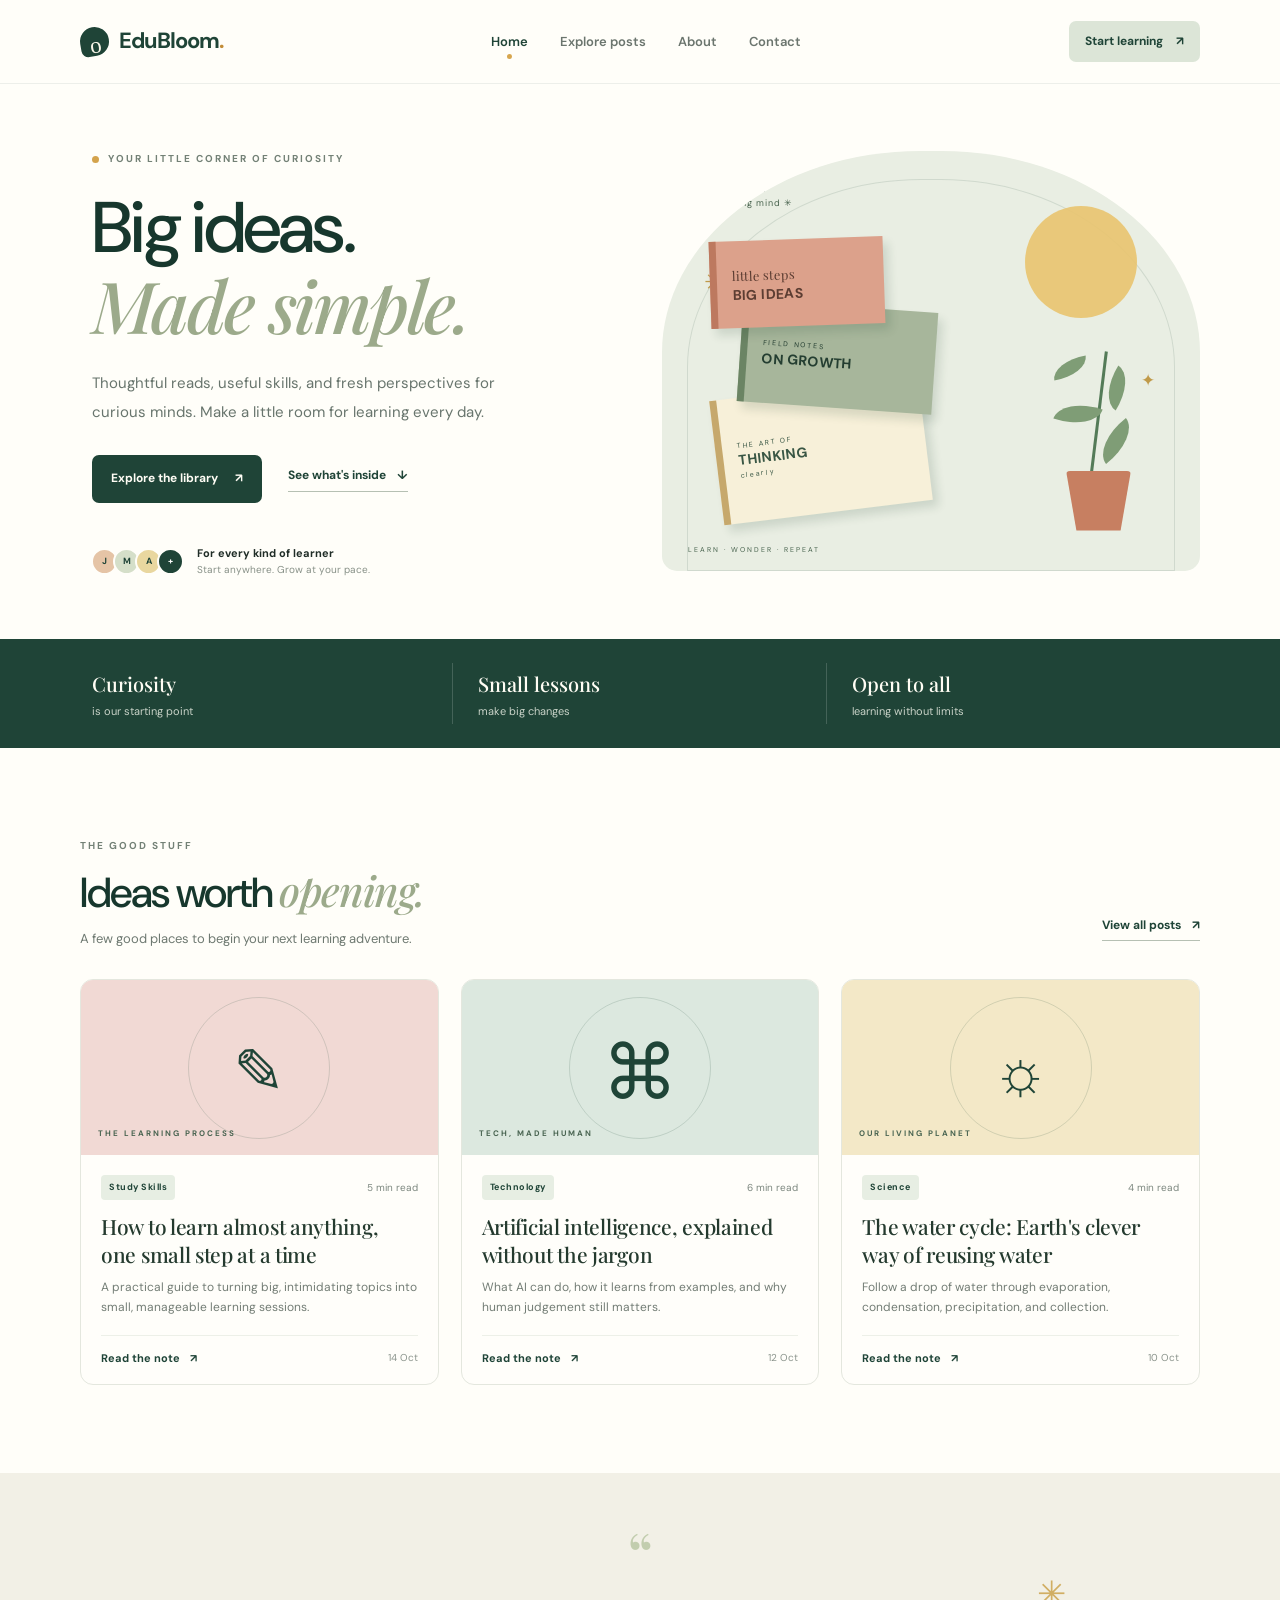
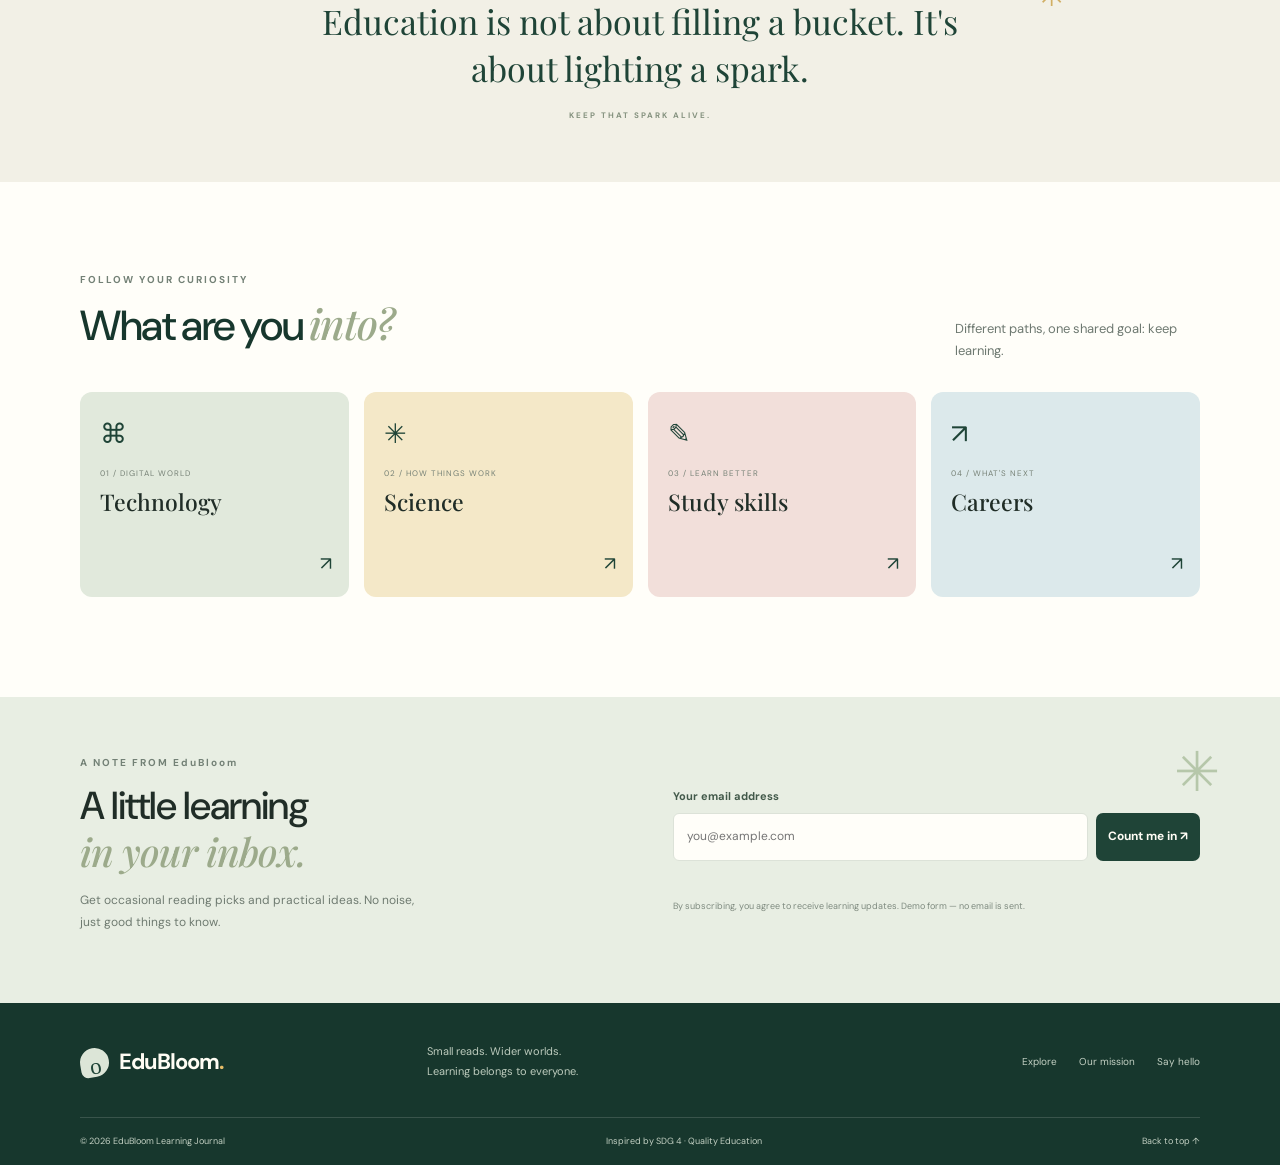
<file: index.html>
<!DOCTYPE html>
<html lang="en">
<head>
  <meta charset="UTF-8"><meta name="viewport" content="width=device-width, initial-scale=1.0">
  <meta name="description" content="EduBloom is a friendly educational blog sharing clear, accessible learning resources for curious minds.">
  <title>EduBloom — Learn Something New</title><link rel="stylesheet" href="styles.css">
</head>
<body>
  <header class="site-header">
    <a class="brand" href="index.html" aria-label="EduBloom home"><span class="brand-mark">o</span><span>EduBloom<span class="brand-dot">.</span></span></a>
    <button class="menu-toggle" aria-label="Toggle navigation" aria-expanded="false">☰</button>
    <nav class="main-nav" aria-label="Main navigation"><a class="active" href="index.html">Home</a><a href="posts.html">Explore posts</a><a href="about.html">About</a><a href="contact.html">Contact</a></nav>
    <a class="header-cta" href="posts.html">Start learning <span aria-hidden="true">↗</span></a>
  </header>
  <main>
    <section class="hero container">
      <div class="hero-copy">
        <div class="eyebrow"><span class="eyebrow-dot"></span> YOUR LITTLE CORNER OF CURIOSITY</div>
        <h1>Big ideas.<br><em>Made simple.</em></h1>
        <p class="hero-intro">Thoughtful reads, useful skills, and fresh perspectives for curious minds. Make a little room for learning every day.</p>
        <div class="hero-actions"><a class="button button-dark" href="posts.html">Explore the library <span>↗</span></a><a class="text-link" href="#featured">See what's inside <span>↓</span></a></div>
        <div class="hero-proof"><div class="avatar-stack"><span>J</span><span>M</span><span>A</span><span>+</span></div><p><strong>For every kind of learner</strong><br><small>Start anywhere. Grow at your pace.</small></p></div>
      </div>
      <div class="hero-art" aria-label="Illustration of books and a growing plant">
        <div class="art-note note-top">a curious mind<br>is a growing mind ✳</div>
        <div class="sun"></div><div class="plant"><i class="leaf leaf-one"></i><i class="leaf leaf-two"></i><i class="leaf leaf-three"></i><i class="leaf leaf-four"></i><span class="stem"></span><span class="pot"></span></div>
        <div class="book book-one"><span>THE ART OF</span><strong>THINKING</strong><small>clearly</small></div><div class="book book-two"><span>FIELD NOTES</span><strong>ON GROWTH</strong></div><div class="book book-three"><span>little steps</span><strong>BIG IDEAS</strong></div>
        <div class="art-sparkle sparkle-one">✳</div><div class="art-sparkle sparkle-two">✦</div><div class="art-note note-bottom">LEARN · WONDER · REPEAT</div>
      </div>
    </section>
    <section class="stats-strip"><div class="container stats-grid"><div><strong>Curiosity</strong><span>is our starting point</span></div><div><strong>Small lessons</strong><span>make big changes</span></div><div><strong>Open to all</strong><span>learning without limits</span></div></div></section>
    <section class="section container" id="featured">
      <div class="section-heading"><div><div class="eyebrow">THE GOOD STUFF</div><h2>Ideas worth <em>opening.</em></h2><p class="muted">A few good places to begin your next learning adventure.</p></div><a class="text-link" href="posts.html">View all posts <span>↗</span></a></div>
      <div id="featured-posts" class="post-grid"></div>
    </section>
    <section class="quote-band"><div class="container quote-inner"><span class="quote-mark">“</span><blockquote>Education is not about filling a bucket. It's about lighting a spark.</blockquote><p>KEEP THAT SPARK ALIVE.</p><span class="quote-flower">✳</span></div></section>
    <section class="section container categories-section"><div class="section-heading"><div><div class="eyebrow">FOLLOW YOUR CURIOSITY</div><h2>What are you <em>into?</em></h2></div><p class="muted category-side">Different paths, one shared goal: keep learning.</p></div><div class="category-grid">
      <a class="category-card cat-green" href="posts.html?category=Technology"><span class="category-icon">⌘</span><span class="category-number">01 / DIGITAL WORLD</span><h3>Technology</h3><span class="category-arrow">↗</span></a>
      <a class="category-card cat-yellow" href="posts.html?category=Science"><span class="category-icon">✳</span><span class="category-number">02 / HOW THINGS WORK</span><h3>Science</h3><span class="category-arrow">↗</span></a>
      <a class="category-card cat-pink" href="posts.html?category=Study Skills"><span class="category-icon">✎</span><span class="category-number">03 / LEARN BETTER</span><h3>Study skills</h3><span class="category-arrow">↗</span></a>
      <a class="category-card cat-blue" href="posts.html?category=Careers"><span class="category-icon">↗</span><span class="category-number">04 / WHAT'S NEXT</span><h3>Careers</h3><span class="category-arrow">↗</span></a>
    </div></section>
    <section class="newsletter-wrap"><div class="container newsletter"><div><div class="eyebrow">A NOTE FROM EduBloom</div><h2>A little learning<br><em>in your inbox.</em></h2><p>Get occasional reading picks and practical ideas. No noise, just good things to know.</p></div><form id="newsletter-form" class="newsletter-form"><label for="newsletter-email">Your email address</label><div class="input-action"><input type="email" id="newsletter-email" placeholder="you@example.com" required><button class="button button-dark" type="submit">Count me in ↗</button></div><p class="form-message" aria-live="polite"></p><small>By subscribing, you agree to receive learning updates. Demo form — no email is sent.</small></form><span class="newsletter-flower">✳</span></div></section>
  </main>
  <footer class="site-footer"><div class="container footer-main"><a class="brand footer-brand" href="index.html"><span class="brand-mark">o</span><span>EduBloom<span class="brand-dot">.</span></span></a><p>Small reads. Wider worlds.<br>Learning belongs to everyone.</p><div class="footer-links"><a href="posts.html">Explore</a><a href="about.html">Our mission</a><a href="contact.html">Say hello</a></div></div><div class="container footer-bottom"><span>© 2026 EduBloom Learning Journal</span><span>Inspired by SDG 4 · Quality Education</span><a href="#top">Back to top ↑</a></div></footer>
  <script src="script.js"></script>
</body></html>
</file>
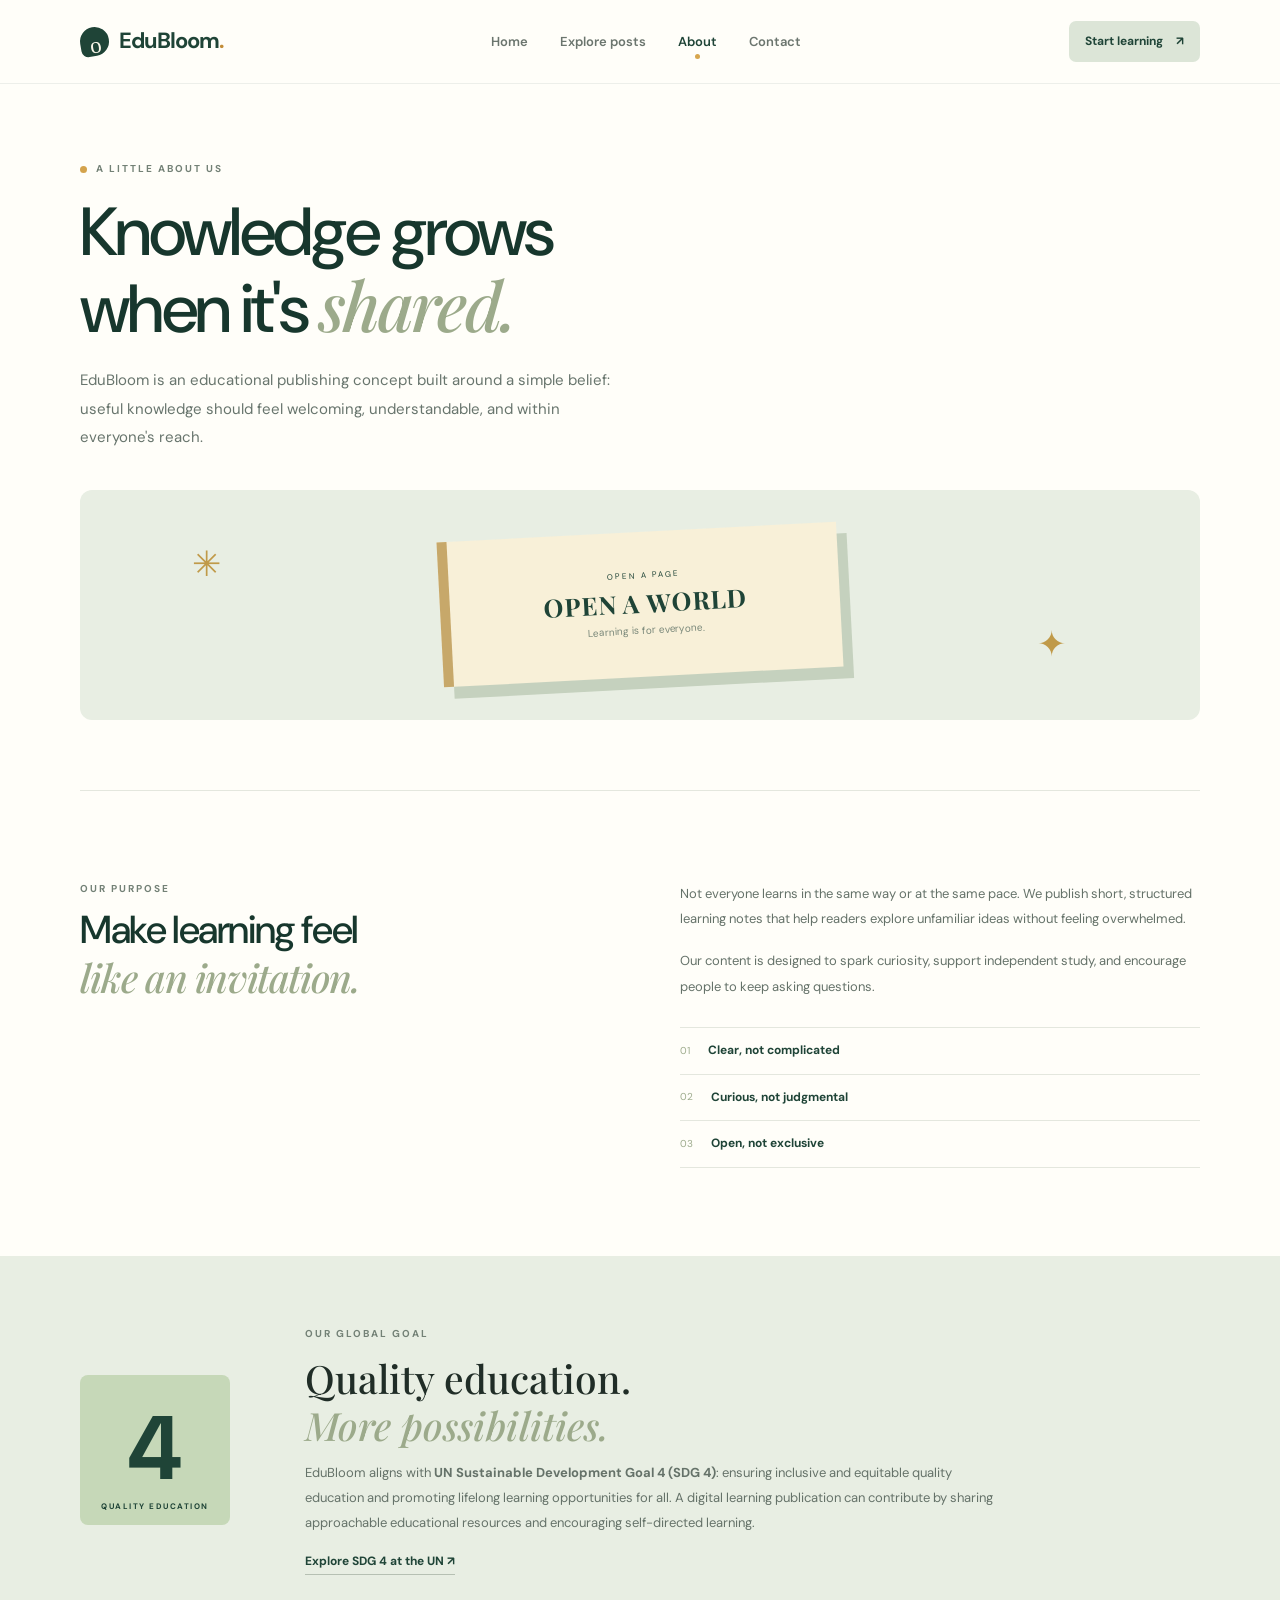
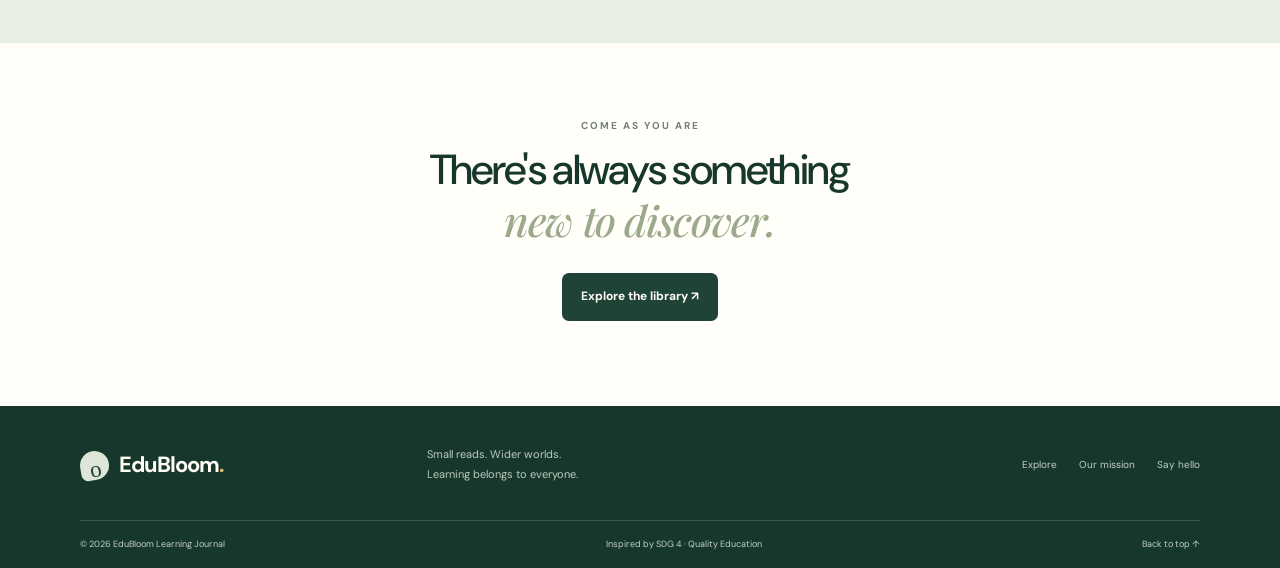
<file: about.html>
<!DOCTYPE html>
<html lang="en"><head><meta charset="UTF-8"><meta name="viewport" content="width=device-width, initial-scale=1.0"><meta name="description" content="Learn about EduBloom's mission to make quality educational content welcoming and accessible."><title>Our mission — EduBloom</title><link rel="stylesheet" href="styles.css"></head><body>
<header class="site-header"><a class="brand" href="index.html"><span class="brand-mark">o</span><span>EduBloom<span class="brand-dot">.</span></span></a><button class="menu-toggle" aria-label="Toggle navigation" aria-expanded="false">☰</button><nav class="main-nav"><a href="index.html">Home</a><a href="posts.html">Explore posts</a><a class="active" href="about.html">About</a><a href="contact.html">Contact</a></nav><a class="header-cta" href="posts.html">Start learning <span>↗</span></a></header>
<main><section class="page-hero about-hero container"><div class="eyebrow"><span class="eyebrow-dot"></span> A LITTLE ABOUT US</div><h1>Knowledge grows<br>when it's <em>shared.</em></h1><p>EduBloom is an educational publishing concept built around a simple belief: useful knowledge should feel welcoming, understandable, and within everyone's reach.</p><div class="about-illustration"><span class="about-sun">✳</span><div class="about-book"><small>OPEN A PAGE</small><strong>OPEN A WORLD</strong><span>Learning is for everyone.</span></div><span class="about-star">✦</span></div></section>
<section class="section container mission-grid"><div><div class="eyebrow">OUR PURPOSE</div><h2>Make learning feel<br><em>like an invitation.</em></h2></div><div class="mission-copy"><p>Not everyone learns in the same way or at the same pace. We publish short, structured learning notes that help readers explore unfamiliar ideas without feeling overwhelmed.</p><p>Our content is designed to spark curiosity, support independent study, and encourage people to keep asking questions.</p><div class="mission-values"><div><span>01</span><strong>Clear, not complicated</strong></div><div><span>02</span><strong>Curious, not judgmental</strong></div><div><span>03</span><strong>Open, not exclusive</strong></div></div></div></section>
<section class="sdg-section"><div class="container sdg-inner"><div class="sdg-number">4</div><div><div class="eyebrow">OUR GLOBAL GOAL</div><h2>Quality education.<br><em>More possibilities.</em></h2><p>EduBloom aligns with <strong>UN Sustainable Development Goal 4 (SDG 4)</strong>: ensuring inclusive and equitable quality education and promoting lifelong learning opportunities for all. A digital learning publication can contribute by sharing approachable educational resources and encouraging self-directed learning.</p><a class="text-link" href="https://sdgs.un.org/goals/goal4" target="_blank" rel="noopener noreferrer">Explore SDG 4 at the UN ↗</a></div></div></section>
<section class="section container about-bottom"><div class="eyebrow">COME AS YOU ARE</div><h2>There's always something<br><em>new to discover.</em></h2><a class="button button-dark" href="posts.html">Explore the library ↗</a></section></main>
<footer class="site-footer"><div class="container footer-main"><a class="brand footer-brand" href="index.html"><span class="brand-mark">o</span><span>EduBloom<span class="brand-dot">.</span></span></a><p>Small reads. Wider worlds.<br>Learning belongs to everyone.</p><div class="footer-links"><a href="posts.html">Explore</a><a href="about.html">Our mission</a><a href="contact.html">Say hello</a></div></div><div class="container footer-bottom"><span>© 2026 EduBloom Learning Journal</span><span>Inspired by SDG 4 · Quality Education</span><a href="#top">Back to top ↑</a></div></footer><script src="script.js"></script></body></html>
</file>
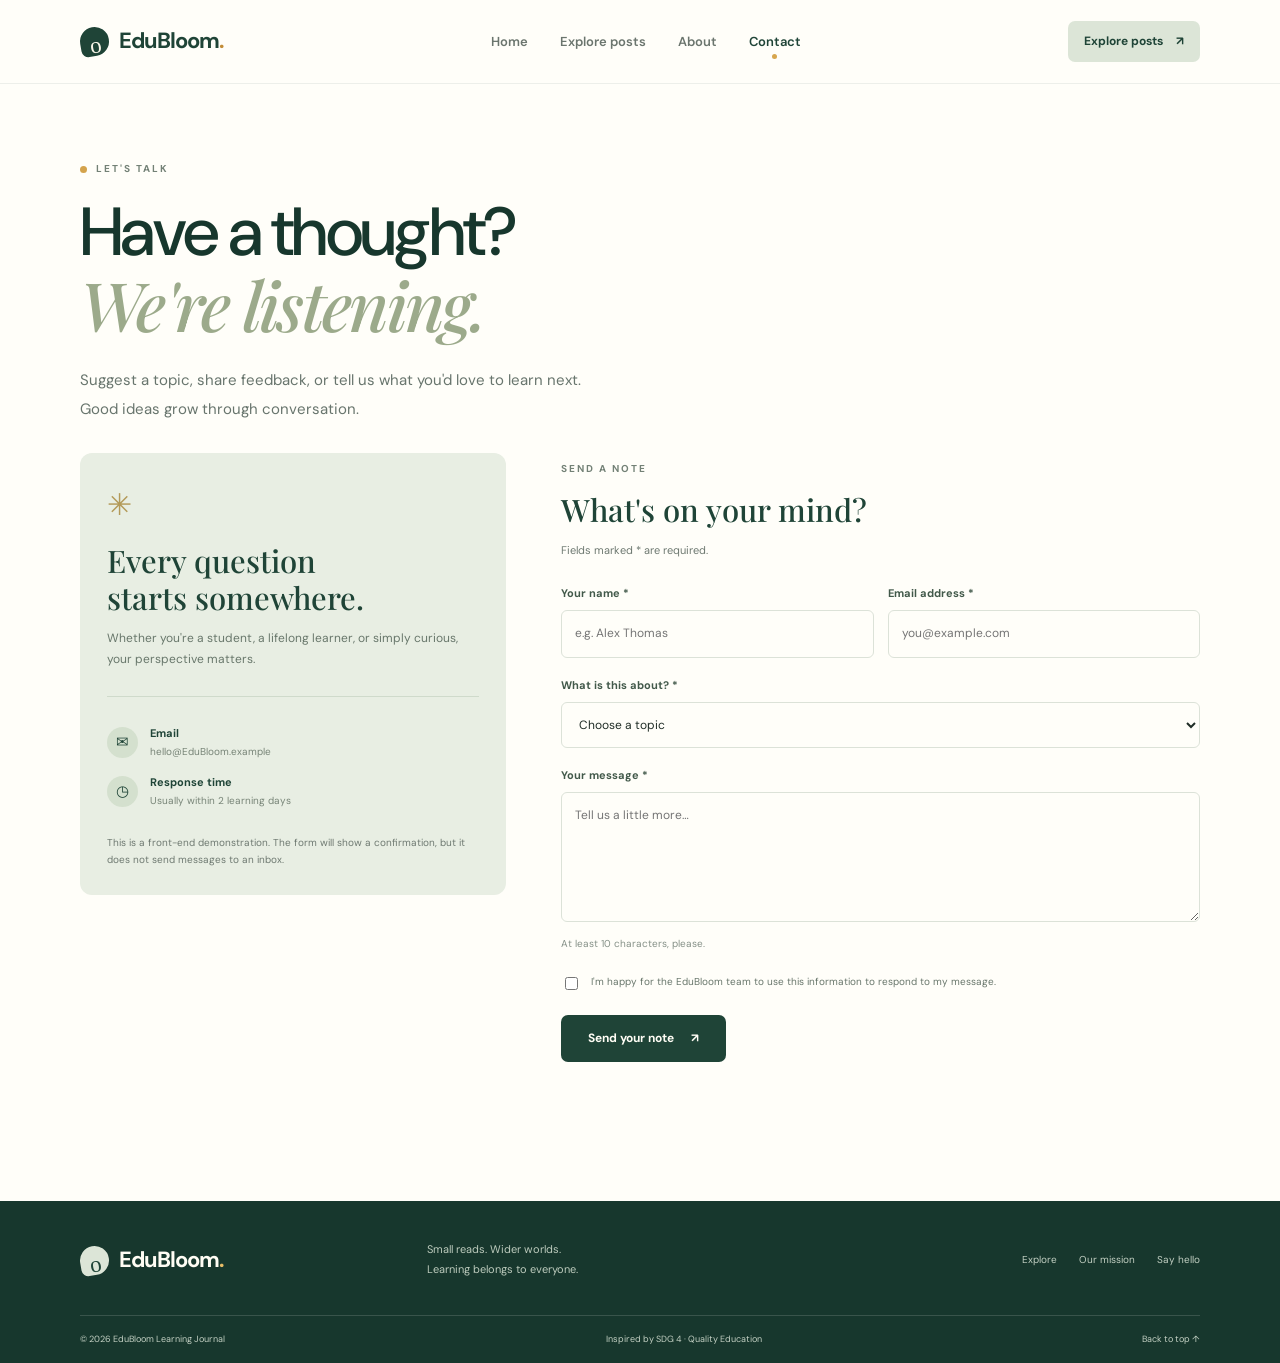
<file: contact.html>
<!DOCTYPE html>
<html lang="en"><head><meta charset="UTF-8"><meta name="viewport" content="width=device-width, initial-scale=1.0"><meta name="description" content="Contact EduBloom with questions, suggestions and learning topics you'd like to explore."><title>Contact — EduBloom</title><link rel="stylesheet" href="styles.css"></head><body>
<header class="site-header"><a class="brand" href="index.html"><span class="brand-mark">o</span><span>EduBloom<span class="brand-dot">.</span></span></a><button class="menu-toggle" aria-label="Toggle navigation" aria-expanded="false">☰</button><nav class="main-nav"><a href="index.html">Home</a><a href="posts.html">Explore posts</a><a href="about.html">About</a><a class="active" href="contact.html">Contact</a></nav><a class="header-cta" href="posts.html">Explore posts <span>↗</span></a></header>
<main><section class="page-hero contact-hero container"><div class="eyebrow"><span class="eyebrow-dot"></span> LET'S TALK</div><h1>Have a thought?<br><em>We're listening.</em></h1><p>Suggest a topic, share feedback, or tell us what you'd love to learn next. Good ideas grow through conversation.</p></section>
<section class="contact-layout container"><aside class="contact-aside"><div class="contact-note"><span class="contact-note-icon">✳</span><h2>Every question<br>starts somewhere.</h2><p>Whether you're a student, a lifelong learner, or simply curious, your perspective matters.</p></div><div class="contact-details"><div><span>✉</span><p><strong>Email</strong><br><small>hello@EduBloom.example</small></p></div><div><span>◷</span><p><strong>Response time</strong><br><small>Usually within 2 learning days</small></p></div></div><p class="muted small-note">This is a front-end demonstration. The form will show a confirmation, but it does not send messages to an inbox.</p></aside>
<form id="contact-form" class="contact-form"><div class="form-heading"><div class="eyebrow">SEND A NOTE</div><h2>What's on your mind?</h2><p class="muted">Fields marked * are required.</p></div><div class="form-row"><div class="field"><label for="name">Your name *</label><input id="name" name="name" autocomplete="name" placeholder="e.g. Alex Thomas" required minlength="2"></div><div class="field"><label for="email">Email address *</label><input id="email" name="email" type="email" autocomplete="email" placeholder="you@example.com" required></div></div><div class="field"><label for="topic">What is this about? *</label><select id="topic" name="topic" required><option value="">Choose a topic</option><option>Suggest an article</option><option>Feedback about the website</option><option>Learning resources</option><option>Something else</option></select></div><div class="field"><label for="message">Your message *</label><textarea id="message" name="message" rows="5" placeholder="Tell us a little more…" required minlength="10"></textarea><small>At least 10 characters, please.</small></div><label class="check-field"><input type="checkbox" required> <span>I'm happy for the EduBloom team to use this information to respond to my message.</span></label><button class="button button-dark submit-button" type="submit">Send your note <span>↗</span></button><p id="contact-feedback" class="form-message" role="status" aria-live="polite"></p></form></section></main>
<footer class="site-footer"><div class="container footer-main"><a class="brand footer-brand" href="index.html"><span class="brand-mark">o</span><span>EduBloom<span class="brand-dot">.</span></span></a><p>Small reads. Wider worlds.<br>Learning belongs to everyone.</p><div class="footer-links"><a href="posts.html">Explore</a><a href="about.html">Our mission</a><a href="contact.html">Say hello</a></div></div><div class="container footer-bottom"><span>© 2026 EduBloom Learning Journal</span><span>Inspired by SDG 4 · Quality Education</span><a href="#top">Back to top ↑</a></div></footer><script src="script.js"></script></body></html>
</file>
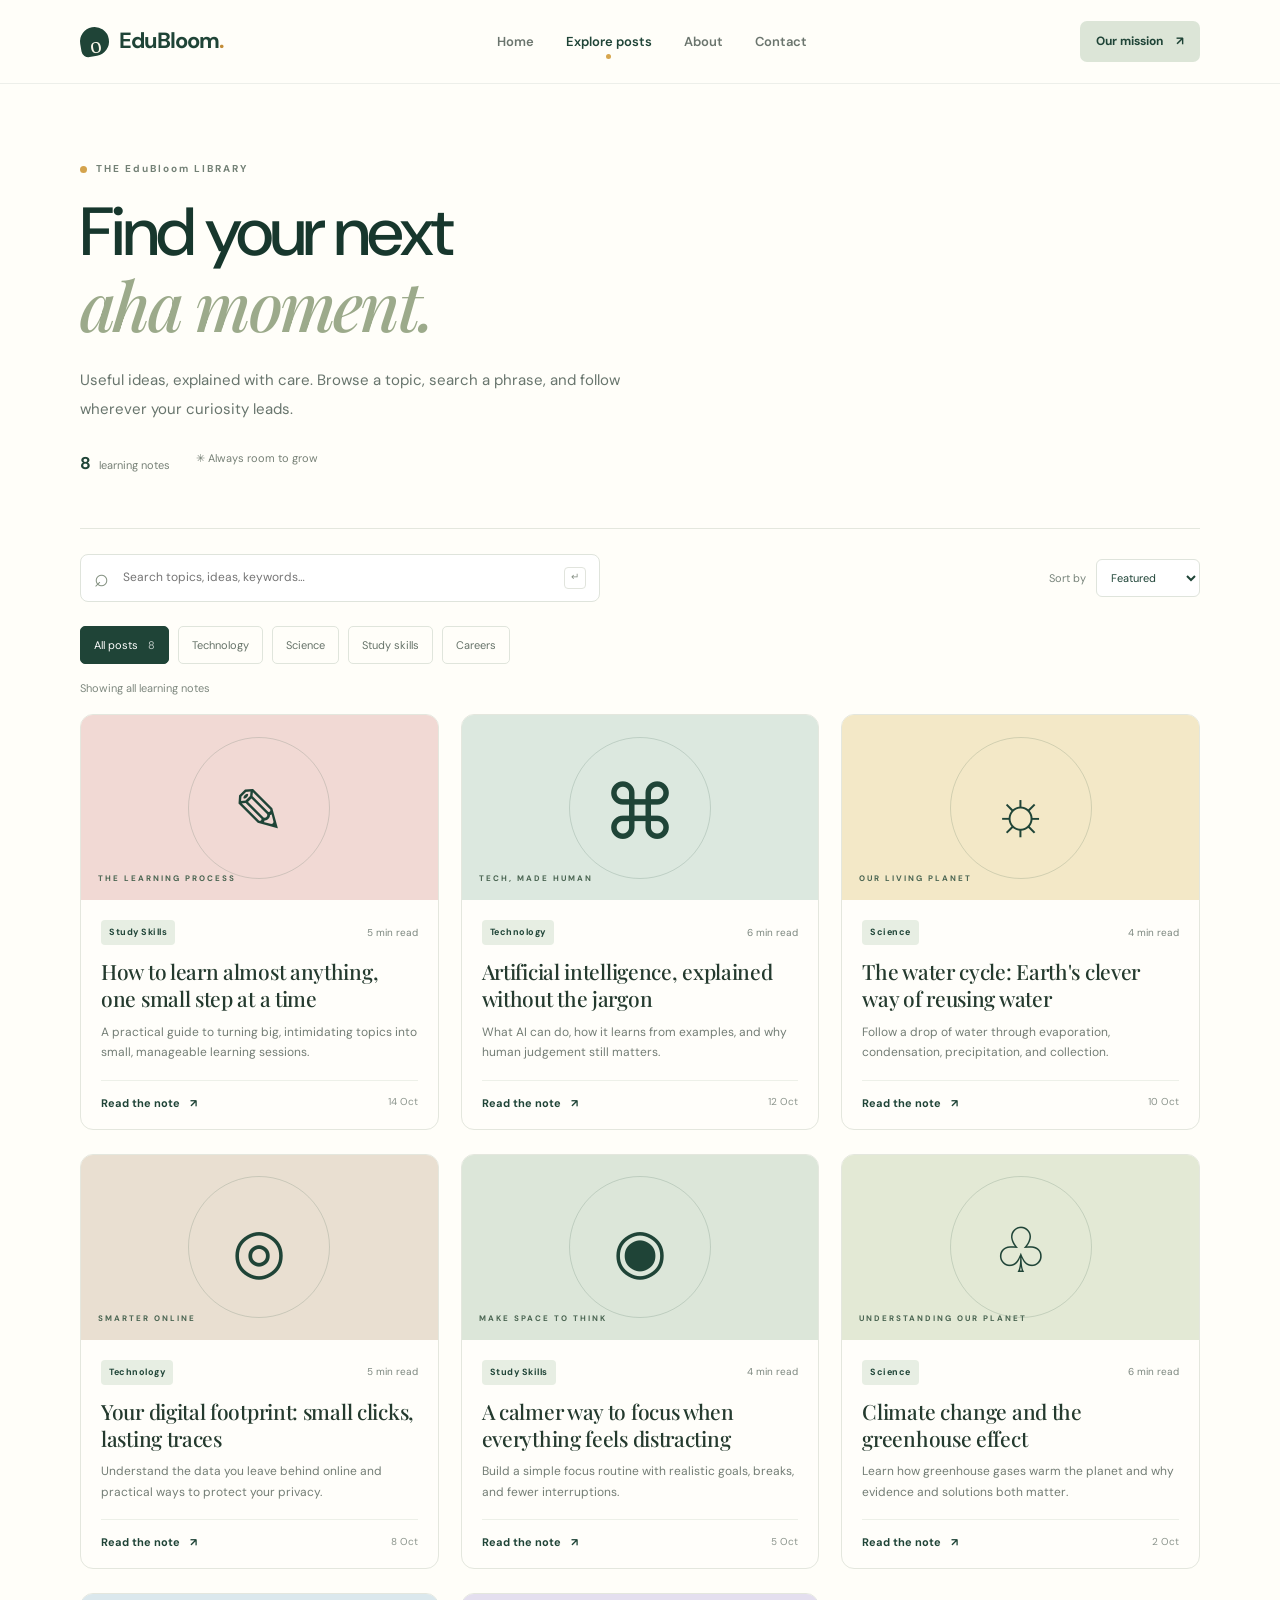
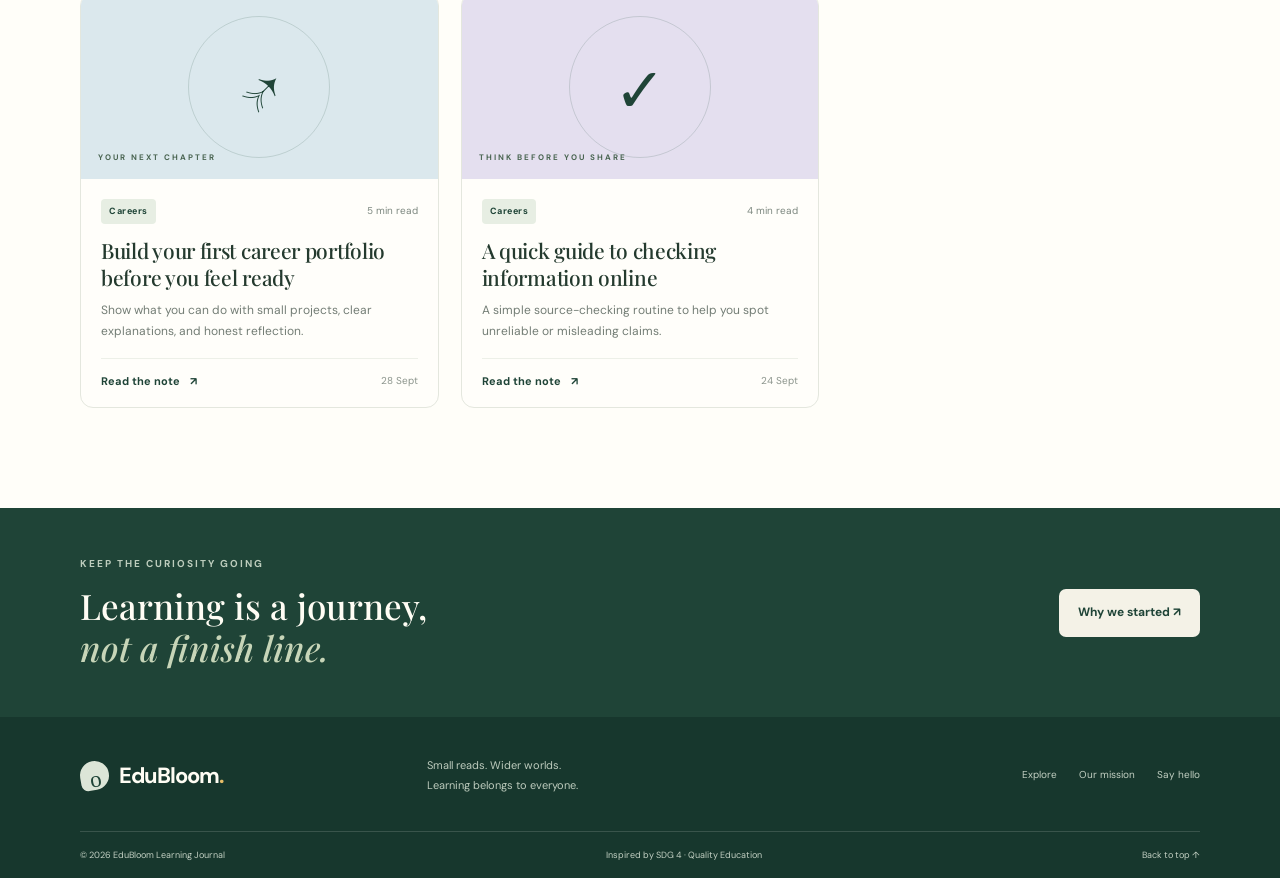
<file: posts.html>
<!DOCTYPE html>
<html lang="en"><head><meta charset="UTF-8"><meta name="viewport" content="width=device-width, initial-scale=1.0"><meta name="description" content="Browse accessible educational posts on technology, science, study skills and careers."><title>Explore posts — EduBloom</title><link rel="stylesheet" href="styles.css"></head>
<body><header class="site-header"><a class="brand" href="index.html"><span class="brand-mark">o</span><span>EduBloom<span class="brand-dot">.</span></span></a><button class="menu-toggle" aria-label="Toggle navigation" aria-expanded="false">☰</button><nav class="main-nav"><a href="index.html">Home</a><a class="active" href="posts.html">Explore posts</a><a href="about.html">About</a><a href="contact.html">Contact</a></nav><a class="header-cta" href="about.html">Our mission <span>↗</span></a></header>
<main><section class="page-hero container"><div class="eyebrow"><span class="eyebrow-dot"></span> THE EduBloom LIBRARY</div><h1>Find your next<br><em>aha moment.</em></h1><p>Useful ideas, explained with care. Browse a topic, search a phrase, and follow wherever your curiosity leads.</p><div class="library-stats"><span><strong id="post-count">8</strong> learning notes</span><span>✳ Always room to grow</span></div></section>
<section class="library-section container"><div class="library-toolbar"><div class="search-box"><span aria-hidden="true">⌕</span><input id="post-search" type="search" placeholder="Search topics, ideas, keywords…" aria-label="Search educational posts"><kbd>↵</kbd></div><label class="sort-control">Sort by <select id="post-sort" aria-label="Sort posts"><option value="featured">Featured</option><option value="newest">Newest first</option><option value="az">Title A–Z</option></select></label></div>
<div class="filter-row" id="category-filters" aria-label="Filter by category"><button class="filter-chip active" data-category="All">All posts <span>8</span></button><button class="filter-chip" data-category="Technology">Technology</button><button class="filter-chip" data-category="Science">Science</button><button class="filter-chip" data-category="Study Skills">Study skills</button><button class="filter-chip" data-category="Careers">Careers</button></div>
<p class="results-line" id="results-line" aria-live="polite">Showing all learning notes</p><div id="all-posts" class="post-grid library-grid"></div><div id="empty-state" class="empty-state" hidden><span>⌕</span><h2>No notes found</h2><p>Try a different keyword or choose another category.</p><button class="button button-dark" id="clear-filters">Clear filters</button></div></section>
<section class="mini-cta"><div class="container mini-cta-inner"><div><div class="eyebrow">KEEP THE CURIOSITY GOING</div><h2>Learning is a journey,<br><em>not a finish line.</em></h2></div><a class="button button-light" href="about.html">Why we started ↗</a></div></section></main>
<footer class="site-footer"><div class="container footer-main"><a class="brand footer-brand" href="index.html"><span class="brand-mark">o</span><span>EduBloom<span class="brand-dot">.</span></span></a><p>Small reads. Wider worlds.<br>Learning belongs to everyone.</p><div class="footer-links"><a href="posts.html">Explore</a><a href="about.html">Our mission</a><a href="contact.html">Say hello</a></div></div><div class="container footer-bottom"><span>© 2026 EduBloom Learning Journal</span><span>Inspired by SDG 4 · Quality Education</span><a href="#top">Back to top ↑</a></div></footer><script src="script.js"></script></body></html>
</file>
<file: styles.css>
@import url('https://fonts.googleapis.com/css2?family=DM+Sans:wght@400;500;600;700&family=Playfair+Display:ital,wght@0,500;0,600;0,700;1,500;1,600&display=swap');
:root{--forest:#1f4437;--forest-deep:#17372d;--sage:#dce5d7;--cream:#f8f7f0;--paper:#fffef9;--ink:#202d27;--muted:#6e7971;--line:#e4e7de;--gold:#e7b75c;--pink:#f3d9d4;--blue:#dce8e8;--radius:18px;--shadow:0 12px 35px rgba(28,57,44,.08)}
*{box-sizing:border-box}html{scroll-behavior:smooth;scroll-padding-top:90px}body{margin:0;background:var(--paper);color:var(--ink);font-family:'DM Sans',sans-serif;font-size:15px;line-height:1.65}a{color:inherit;text-decoration:none}button,input,select,textarea{font:inherit}button,a,input,select,textarea{outline-color:#9aaf8d}button{cursor:pointer}.container{width:min(1120px,calc(100% - 48px));margin-inline:auto}.site-header{height:84px;display:flex;align-items:center;justify-content:space-between;gap:24px;padding:0 max(24px,calc((100vw - 1120px)/2));border-bottom:1px solid rgba(31,68,55,.08);background:rgba(255,254,249,.95);position:sticky;top:0;z-index:20;backdrop-filter:blur(12px)}.brand{display:inline-flex;align-items:center;gap:10px;font-weight:700;font-size:22px;letter-spacing:-1px;color:var(--forest);white-space:nowrap}.brand-mark{width:29px;height:29px;border-radius:50% 50% 50% 7px;background:var(--forest);color:#f9f6e9;display:grid;place-items:center;font-family:Georgia,serif;font-size:23px;font-weight:400;transform:rotate(-10deg)}.brand-dot{color:#c28c37}.main-nav{display:flex;align-items:center;gap:32px}.main-nav a{font-size:13px;font-weight:600;color:#6b756e;transition:color .2s}.main-nav a:hover,.main-nav a.active{color:var(--forest)}.main-nav a.active:after{content:"";display:block;width:5px;height:5px;background:#d7a64e;border-radius:50%;margin:2px auto -7px}.header-cta{font-size:12px;font-weight:700;background:var(--sage);padding:11px 16px;border-radius:7px;color:var(--forest);white-space:nowrap}.header-cta span{margin-left:10px}.menu-toggle{display:none;border:0;background:transparent;font-size:25px;color:var(--forest)}
.hero{min-height:555px;display:grid;grid-template-columns:1fr 1fr;align-items:center;gap:44px;padding-top:58px;padding-bottom:60px}.hero-copy{padding:8px 0 0 12px}.eyebrow{font-size:10px;letter-spacing:2px;font-weight:700;color:#738176;display:flex;align-items:center;gap:9px}.eyebrow-dot{width:7px;height:7px;background:#d4a34c;border-radius:50%;display:inline-block}.hero h1,.page-hero h1{font-size:clamp(48px,5.6vw,72px);line-height:1.07;letter-spacing:-2.7px;font-weight:500;margin:22px 0 20px;color:var(--forest-deep)}h1 em,h2 em{font-family:'Playfair Display',serif;font-weight:500;color:#9caa8b} .hero-intro,.page-hero>p{font-size:15px;line-height:1.9;max-width:435px;color:#68756d;margin:0}.hero-actions{display:flex;align-items:center;gap:26px;margin-top:29px}.button{display:inline-flex;justify-content:center;align-items:center;gap:17px;border:0;border-radius:7px;padding:14px 19px;font-weight:700;font-size:12px;transition:transform .2s,background .2s}.button:hover{transform:translateY(-2px)}.button-dark{background:var(--forest);color:#fffdf5}.button-dark:hover{background:#2c5a49}.text-link{font-size:12px;font-weight:700;color:var(--forest);border-bottom:1px solid #b6c0b3;padding-bottom:5px}.text-link span{margin-left:8px}.hero-proof{display:flex;align-items:center;gap:13px;margin-top:42px}.avatar-stack{display:flex;padding-left:4px}.avatar-stack span{width:27px;height:27px;border:2px solid var(--paper);border-radius:50%;display:grid;place-items:center;margin-left:-5px;background:#e5c4a6;font-size:9px;font-weight:700;color:var(--forest)}.avatar-stack span:nth-child(2){background:#d5dfc9}.avatar-stack span:nth-child(3){background:#e9d79f}.avatar-stack span:nth-child(4){background:var(--forest);color:white}.hero-proof p{font-size:11px;line-height:1.5;margin:0}.hero-proof small{color:#879087;font-size:10px}
.hero-art{height:420px;position:relative;background:#e9eee3;border-radius:48% 48% 15px 15px;overflow:hidden;isolation:isolate}.hero-art:before{content:"";position:absolute;inset:28px 25px 0;border:1px solid rgba(31,68,55,.12);border-radius:48% 48% 0 0}.sun{position:absolute;width:112px;height:112px;background:#e9c56f;border-radius:50%;top:55px;right:63px;opacity:.9}.plant{position:absolute;right:41px;bottom:40px;width:125px;height:190px}.stem{position:absolute;width:3px;height:145px;background:#547b58;left:62px;bottom:35px;transform:rotate(7deg)}.leaf{position:absolute;width:44px;height:24px;background:#7f9d76;border-radius:100% 0 100% 0;z-index:1}.leaf-one{left:22px;bottom:105px;transform:rotate(18deg)}.leaf-two{left:61px;bottom:131px;transform:rotate(-58deg) scale(.9)}.leaf-three{left:14px;bottom:151px;transform:rotate(-10deg) scale(.8)}.leaf-four{left:60px;bottom:78px;transform:rotate(-38deg)}.pot{position:absolute;bottom:0;left:32px;width:65px;height:60px;background:#c77f61;clip-path:polygon(0 0,100% 0,84% 100%,16% 100%);border-radius:4px}.book{position:absolute;z-index:3;box-shadow:5px 7px 10px #1d3d2d24;display:flex;flex-direction:column;justify-content:center;padding:13px 15px;letter-spacing:1px}.book span,.book small{font-size:7px;letter-spacing:1.7px}.book strong{font-size:14px;line-height:1.3;letter-spacing:.4px}.book-one{width:210px;height:125px;background:#f7f0d9;left:54px;bottom:58px;transform:rotate(-7deg);color:#395644;border-left:7px solid #c6a86c}.book-two{width:195px;height:102px;background:#a7b69b;left:78px;bottom:163px;transform:rotate(4deg);color:#243e31;border-left:7px solid #6b8464}.book-three{width:174px;height:87px;background:#dca18b;left:48px;bottom:245px;transform:rotate(-2deg);color:#5c3d32;border-left:7px solid #bd795f}.book-three span{font-family:'Playfair Display',serif;font-size:13px;letter-spacing:0}.art-note{position:absolute;z-index:4;font-size:9px;letter-spacing:1px;color:#48634e}.note-top{top:31px;left:30px;line-height:1.6}.note-bottom{bottom:15px;left:26px;font-size:7px;letter-spacing:2px}.art-sparkle{position:absolute;color:#c09a49;font-size:26px}.sparkle-one{left:42px;top:110px}.sparkle-two{right:45px;top:215px;font-size:17px}
.stats-strip{background:var(--forest);color:#fffdf4}.stats-grid{display:grid;grid-template-columns:repeat(3,1fr);padding:24px 0}.stats-grid>div{padding:4px 25px;border-right:1px solid #ffffff2b;display:flex;flex-direction:column;gap:2px}.stats-grid>div:first-child{padding-left:12px}.stats-grid>div:last-child{border:0}.stats-grid strong{font-family:'Playfair Display',serif;font-size:20px;font-weight:500}.stats-grid span{font-size:11px;color:#c9d3c8}
.section{padding-top:90px;padding-bottom:88px}.section-heading{display:flex;align-items:end;justify-content:space-between;gap:20px;margin-bottom:30px}.section-heading h2,.mission-grid h2,.about-bottom h2{font-size:42px;line-height:1.2;letter-spacing:-1.4px;font-weight:500;color:var(--forest-deep);margin:10px 0}.muted{color:var(--muted)}.section-heading p{margin:0;font-size:13px}.section-heading>.text-link{margin-bottom:8px}.post-grid{display:grid;grid-template-columns:repeat(3,minmax(0,1fr));gap:22px}.post-card{border:1px solid var(--line);border-radius:13px;overflow:hidden;background:#fffefa;transition:transform .2s,box-shadow .2s;min-width:0}.post-card:hover{transform:translateY(-4px);box-shadow:var(--shadow)}.post-art{height:175px;position:relative;overflow:hidden;display:flex;align-items:center;justify-content:center}.post-art:before{content:"";position:absolute;width:140px;height:140px;border:1px solid #244c3829;border-radius:50%}.post-art .art-symbol{font-family:'Playfair Display',serif;font-size:62px;line-height:1;position:relative;z-index:1;color:var(--forest)}.post-art .art-label{position:absolute;bottom:15px;left:17px;font-size:8px;letter-spacing:2px;font-weight:700;color:#496451}.art-tech{background:#dce8df}.art-science{background:#f3e8c7}.art-study{background:#f1d9d4}.art-career{background:#dbe8ed}.art-mind{background:#e4dfef}.art-earth{background:#e3e9d5}.art-code{background:#e9dfd1}.art-focus{background:#dce6d9}.post-art.art-tech .art-symbol{font-size:76px}.post-card-body{padding:20px 20px 17px}.post-meta{display:flex;align-items:center;justify-content:space-between;gap:8px;font-size:10px;color:#7b867e}.tag{font-size:9px;font-weight:700;letter-spacing:.5px;color:var(--forest);background:#e7eee3;padding:5px 8px;border-radius:4px;white-space:nowrap}.post-card h3{font-family:'Playfair Display',serif;font-size:21px;font-weight:500;line-height:1.3;letter-spacing:-.3px;margin:13px 0 9px;color:#243a2e}.post-card-body>p{font-size:12px;line-height:1.7;color:#737d75;margin:0 0 17px}.card-bottom{display:flex;align-items:center;justify-content:space-between;border-top:1px solid #edf0e8;padding-top:13px}.read-link{font-size:11px;font-weight:700;color:var(--forest)}.read-link span{margin-left:7px}.read-time{font-size:10px;color:#8a938b}
.quote-band{background:#f2f0e6;position:relative;overflow:hidden}.quote-inner{padding:59px 30px 52px;text-align:center;position:relative}.quote-mark{font-family:'Playfair Display',serif;font-size:64px;line-height:.7;color:#c2cdae}.quote-inner blockquote{font-family:'Playfair Display',serif;font-size:clamp(22px,3vw,34px);line-height:1.4;color:var(--forest);max-width:700px;margin:10px auto 16px}.quote-inner>p{font-size:8px;letter-spacing:2px;font-weight:700;color:#84917e}.quote-flower{position:absolute;right:12%;top:30%;font-size:35px;color:#d1ae63}
.categories-section{padding-bottom:100px}.category-side{max-width:245px;font-size:12px;line-height:1.7}.category-grid{display:grid;grid-template-columns:repeat(4,1fr);gap:15px}.category-card{min-height:205px;border-radius:12px;padding:20px;position:relative;display:flex;flex-direction:column;align-items:flex-start;transition:transform .2s}.category-card:hover{transform:translateY(-4px)}.cat-green{background:#e1e9dc}.cat-yellow{background:#f4e8c8}.cat-pink{background:#f2dfda}.cat-blue{background:#dce9eb}.category-icon{font-size:27px;color:var(--forest);height:45px}.category-number{font-size:8px;letter-spacing:1px;color:#778277;margin-top:10px}.category-card h3{font-family:'Playfair Display',serif;font-weight:500;font-size:23px;margin:3px 0}.category-arrow{position:absolute;right:17px;bottom:18px;font-size:19px;color:var(--forest)}
.newsletter-wrap{background:#e8eee3;padding:58px 0}.newsletter{display:grid;grid-template-columns:1fr 1fr;gap:65px;align-items:center;position:relative}.newsletter h2{font-size:39px;line-height:1.15;font-weight:500;letter-spacing:-1px;margin:13px 0}.newsletter>div>p{font-size:12px;color:#6f7b71;max-width:350px;line-height:1.8}.newsletter-form{position:relative;z-index:1}.newsletter-form label,.field label{display:block;font-size:11px;font-weight:700;color:#42594a;margin-bottom:8px}.input-action{display:flex;gap:8px}.input-action input{flex:1;min-width:0}.input-action input,.field input,.field select,.field textarea{border:1px solid #dce2d8;background:#fffef9;border-radius:6px;padding:13px 13px;font-size:12px;color:var(--ink);width:100%;transition:border .2s}.input-action input:focus,.field input:focus,.field select:focus,.field textarea:focus{border-color:#718d76;outline:2px solid #cbd9c7}.input-action .button{white-space:nowrap;padding:12px}.newsletter-form>small{display:block;font-size:9px;color:#7e8a7f;margin-top:12px}.form-message{font-size:11px;font-weight:600;color:var(--forest);min-height:18px;margin:8px 0 0}.newsletter-flower{position:absolute;right:-20px;top:-28px;color:#b6c7aa;font-size:55px}
.site-footer{background:#17372d;color:#f7f6ed;padding:39px 0 0}.footer-main{display:grid;grid-template-columns:1fr 1.3fr 1fr;align-items:center;gap:20px;padding-bottom:35px}.footer-brand{color:#fffdf4}.footer-brand .brand-mark{background:#dce5d7;color:var(--forest)}.footer-brand .brand-dot{color:#e7bd68}.footer-main>p{font-size:11px;line-height:1.8;color:#bdcbbd;margin:0}.footer-links{display:flex;justify-content:flex-end;gap:22px}.footer-links a,.footer-bottom{font-size:10px;color:#c3d0c3}.footer-links a:hover,.footer-bottom a:hover{color:#fff}.footer-bottom{border-top:1px solid #ffffff25;padding:16px 0;display:flex;justify-content:space-between;gap:15px;font-size:9px}
.page-hero{padding-top:77px;padding-bottom:51px}.page-hero h1{margin-top:18px;font-size:clamp(47px,5.5vw,68px)}.page-hero>p{max-width:570px}.library-stats{display:flex;gap:26px;margin-top:26px;font-size:11px;color:#778177}.library-stats strong{font-size:17px;color:var(--forest);margin-right:5px}.library-section{padding-bottom:100px}.library-toolbar{display:flex;align-items:center;justify-content:space-between;gap:18px;border-top:1px solid var(--line);padding-top:25px}.search-box{display:flex;align-items:center;gap:12px;border:1px solid #dfe4dc;background:#fff;border-radius:8px;padding:0 13px;width:min(520px,100%);height:48px}.search-box>span{font-size:25px;color:#839080}.search-box input{border:0;background:transparent;outline:none!important;flex:1;min-width:0;font-size:12px}.search-box kbd{font-size:10px;border:1px solid #e1e4dd;border-radius:4px;padding:2px 6px;color:#8a9489}.sort-control{display:flex;align-items:center;gap:10px;font-size:11px;color:#78847b;white-space:nowrap}.sort-control select{border:1px solid #dfe4dc;background:#fff;border-radius:6px;padding:10px;font-size:11px;color:var(--forest)}.filter-row{display:flex;gap:9px;flex-wrap:wrap;margin:24px 0 15px}.filter-chip{border:1px solid #e0e5dc;background:transparent;border-radius:5px;padding:9px 13px;font-size:11px;color:#667369}.filter-chip.active,.filter-chip:hover{background:var(--forest);border-color:var(--forest);color:#fff}.filter-chip span{margin-left:7px;opacity:.7}.results-line{font-size:11px;color:#7e887f;margin:0 0 17px}.library-grid{grid-template-columns:repeat(3,minmax(0,1fr));row-gap:24px}.library-grid .post-art{height:185px}.empty-state{text-align:center;padding:70px 15px;color:#718071}.empty-state>span{font-size:40px}.empty-state h2{font-family:'Playfair Display',serif;font-size:30px;font-weight:500;color:var(--forest);margin:5px}.empty-state p{font-size:13px;margin-bottom:20px}.mini-cta{background:var(--forest);color:#fffdf4;padding:48px 0}.mini-cta-inner{display:flex;align-items:center;justify-content:space-between}.mini-cta .eyebrow{color:#bdcdbd}.mini-cta h2{font-family:'Playfair Display',serif;font-size:35px;font-weight:500;line-height:1.2;margin:12px 0 0}.mini-cta h2 em{color:#c7d5b8}.button-light{background:#f4f2e7;color:var(--forest)}
.article-main{padding-top:40px;padding-bottom:95px;max-width:900px}.back-link{font-size:12px;font-weight:700;color:#5f7565}.article-loading{padding:80px 0;color:var(--muted)}.article-header{padding:48px 0 26px;max-width:760px}.article-header h1{font-family:'Playfair Display',serif;font-size:clamp(38px,5vw,60px);font-weight:500;line-height:1.12;letter-spacing:-1.5px;color:var(--forest-deep);margin:18px 0}.article-header .article-summary{font-size:17px;line-height:1.8;color:#6b786d;max-width:690px}.article-byline{display:flex;gap:15px;align-items:center;font-size:11px;color:#7c887d;margin-top:22px}.article-cover{height:280px;border-radius:15px;margin:0 0 37px;display:grid;place-items:center;position:relative;overflow:hidden}.article-cover .art-symbol{font-size:100px;font-family:'Playfair Display',serif;color:var(--forest)}.article-body{max-width:690px;margin:0 auto}.article-body p{font-size:15px;line-height:1.95;color:#4f5f54;margin:0 0 22px}.article-body h2{font-family:'Playfair Display',serif;font-size:30px;font-weight:500;line-height:1.3;color:var(--forest);margin:39px 0 13px}.article-body ul{padding-left:22px;color:#4f5f54;line-height:1.9;font-size:14px}.takeaway{background:#edf1e8;border-left:4px solid #91a685;padding:22px 25px;border-radius:0 8px 8px 0;margin:35px 0}.takeaway strong{display:block;color:var(--forest);margin-bottom:5px}.takeaway p{margin:0;font-size:13px}.article-actions{display:flex;justify-content:space-between;align-items:center;border-top:1px solid var(--line);padding-top:25px;margin-top:40px}.article-actions button{background:transparent;border:1px solid #dfe5da;border-radius:7px;padding:10px 14px;color:var(--forest);font-size:11px;font-weight:700}.related-section{padding-top:30px}.related-section h2{font-family:'Playfair Display',serif;font-size:30px;font-weight:500}
.about-hero{position:relative;padding-bottom:70px}.about-hero>p{max-width:530px}.about-illustration{position:relative;height:230px;margin-top:38px;background:#e8eee3;border-radius:12px;overflow:hidden;display:grid;place-items:center}.about-book{height:145px;width:min(400px,70%);background:#f8f0d8;box-shadow:10px 12px 0 #c5d1be;transform:rotate(-3deg);display:flex;flex-direction:column;align-items:center;justify-content:center;color:var(--forest);border-left:10px solid #c7a86a}.about-book small{font-size:8px;letter-spacing:2px}.about-book strong{font-family:'Playfair Display',serif;font-size:25px;letter-spacing:1px}.about-book span{font-size:10px;color:#7a887a}.about-sun,.about-star{position:absolute;color:#c09a49;font-size:35px}.about-sun{left:10%;top:20%}.about-star{right:12%;bottom:20%}.mission-grid{display:grid;grid-template-columns:1fr 1fr;gap:80px;border-top:1px solid var(--line)}.mission-grid h2{font-size:39px}.mission-copy>p{font-size:13px;line-height:1.95;color:#657269;margin-top:0;margin-bottom:17px}.mission-values{margin-top:28px;border-top:1px solid var(--line)}.mission-values div{display:flex;align-items:center;gap:18px;border-bottom:1px solid var(--line);padding:13px 0}.mission-values span{font-size:10px;color:#9caa8b}.mission-values strong{font-size:12px;color:var(--forest)}.sdg-section{background:#e8eee3;padding:70px 0}.sdg-inner{display:grid;grid-template-columns:170px 1fr;gap:55px;align-items:center}.sdg-number{width:150px;height:150px;background:#c6d8b8;color:var(--forest);display:grid;place-items:center;font-size:90px;font-weight:700;border-radius:8px;position:relative}.sdg-number:after{content:"QUALITY EDUCATION";position:absolute;bottom:12px;font-size:8px;letter-spacing:1.5px}.sdg-inner h2{font-family:'Playfair Display',serif;font-size:39px;line-height:1.2;font-weight:500;margin:12px 0}.sdg-inner p{max-width:700px;font-size:13px;line-height:1.9;color:#657269}.about-bottom{text-align:center;padding-top:75px;padding-bottom:85px}.about-bottom .eyebrow{justify-content:center}.about-bottom h2{margin-bottom:25px}
.contact-hero{padding-bottom:30px}.contact-hero>p{max-width:540px}.contact-layout{display:grid;grid-template-columns:.8fr 1.2fr;gap:55px;padding-bottom:100px}.contact-aside{background:#e8eee3;border-radius:12px;padding:27px;align-self:start}.contact-note-icon{font-size:30px;color:#b39a59}.contact-note h2{font-family:'Playfair Display',serif;font-size:31px;font-weight:500;line-height:1.2;color:var(--forest);margin:12px 0}.contact-note>p{font-size:12px;line-height:1.8;color:#68776b}.contact-details{border-top:1px solid #cfdacb;margin-top:25px;padding-top:15px}.contact-details>div{display:flex;align-items:center;gap:12px;margin:12px 0}.contact-details>div>span{width:31px;height:31px;background:#d4e0ce;border-radius:50%;display:grid;place-items:center;color:var(--forest)}.contact-details p{margin:0;font-size:11px;color:var(--forest)}.contact-details small{font-size:10px;color:#778477}.small-note{font-size:10px;line-height:1.7;margin:25px 0 0}.contact-form{padding:8px 0}.form-heading h2{font-family:'Playfair Display',serif;font-size:31px;font-weight:500;color:var(--forest);margin:6px 0}.form-heading p{font-size:11px;margin:0 0 25px}.form-row{display:grid;grid-template-columns:1fr 1fr;gap:14px}.field{margin-bottom:18px}.field input,.field select,.field textarea{font-size:12px}.field textarea{resize:vertical;min-height:130px}.field small{font-size:10px;color:#859087}.check-field{display:flex;gap:10px;align-items:flex-start;font-size:10px;line-height:1.7;color:#68766b;margin:5px 0 22px}.check-field input{accent-color:var(--forest);margin-top:4px}.submit-button{min-width:165px}.contact-form .form-message{margin-top:13px}
@media(max-width:900px){.site-header{padding-inline:24px}.main-nav{gap:17px}.hero{gap:25px}.hero-copy{padding-left:0}.hero-art{height:380px}.book-one{left:28px}.book-two{left:51px}.book-three{left:25px}.plant{right:17px}.post-grid,.library-grid{grid-template-columns:repeat(2,minmax(0,1fr))}.category-grid{grid-template-columns:repeat(2,1fr)}.mission-grid{gap:40px}.contact-layout{gap:30px}.newsletter{gap:30px}}
@media(max-width:650px){.container{width:calc(100% - 36px)}.site-header{height:70px;padding:0 18px;gap:12px}.brand{font-size:20px}.brand-mark{width:26px;height:26px}.menu-toggle{display:block;margin-left:auto}.header-cta{display:none}.main-nav{display:none;position:absolute;top:69px;left:0;right:0;background:var(--paper);border-bottom:1px solid var(--line);padding:18px;flex-direction:column;align-items:stretch;gap:0;box-shadow:var(--shadow)}.main-nav.open{display:flex}.main-nav a{padding:12px 8px}.main-nav a.active:after{display:none}.hero{grid-template-columns:1fr;padding-top:49px;padding-bottom:38px;gap:35px}.hero-copy{padding:0}.hero h1{font-size:57px}.hero-intro{font-size:14px}.hero-art{height:350px;max-width:450px;width:100%;margin-inline:auto}.book-one{left:8%;bottom:46px}.book-two{left:14%;bottom:146px}.book-three{left:7%;bottom:225px}.plant{right:5px;transform:scale(.85);transform-origin:bottom right}.sun{right:45px}.stats-grid{grid-template-columns:1fr;padding:15px 0}.stats-grid>div,.stats-grid>div:first-child{padding:12px 8px;border-right:0;border-bottom:1px solid #ffffff25}.stats-grid>div:last-child{border-bottom:0}.stats-grid strong{font-size:18px}.section{padding-top:62px;padding-bottom:62px}.section-heading{align-items:flex-start;flex-direction:column;margin-bottom:23px}.section-heading h2{font-size:36px}.section-heading>.text-link{margin:0}.post-grid,.library-grid{grid-template-columns:1fr;gap:17px}.post-art,.library-grid .post-art{height:190px}.post-card h3{font-size:23px}.quote-inner{padding:47px 8px}.quote-flower{right:4%;top:15%}.categories-section{padding-bottom:65px}.category-grid{gap:10px}.category-card{min-height:170px;padding:15px}.category-card h3{font-size:20px}.category-number{font-size:7px;letter-spacing:.6px}.newsletter-wrap{padding:45px 0}.newsletter{grid-template-columns:1fr;gap:20px}.newsletter h2{font-size:36px}.newsletter-flower{right:0;top:-20px}.input-action{flex-direction:column}.input-action .button{width:100%}.footer-main{grid-template-columns:1fr 1fr;gap:22px}.footer-main>p{grid-column:1/-1;grid-row:2}.footer-links{grid-column:1/-1;justify-content:flex-start;flex-wrap:wrap;gap:20px}.footer-bottom{flex-direction:column;gap:7px}.page-hero{padding-top:53px;padding-bottom:35px}.page-hero h1{font-size:49px;letter-spacing:-1.8px}.page-hero>p{font-size:13px}.library-toolbar{align-items:stretch;flex-direction:column}.search-box{width:100%}.sort-control{justify-content:flex-end}.filter-row{gap:7px}.filter-chip{padding:8px 10px}.library-section{padding-bottom:65px}.mini-cta-inner{align-items:flex-start;flex-direction:column;gap:22px}.mini-cta h2{font-size:31px}.article-main{padding-top:25px;padding-bottom:65px}.article-header{padding-top:35px}.article-header h1{font-size:40px}.article-header .article-summary{font-size:14px}.article-cover{height:205px}.article-body p{font-size:14px}.article-body h2{font-size:26px}.article-actions{gap:12px;flex-wrap:wrap}.about-illustration{height:195px}.about-book{height:125px}.about-book strong{font-size:20px}.mission-grid{grid-template-columns:1fr;gap:12px;padding-top:58px}.mission-grid h2{font-size:35px}.sdg-section{padding:50px 0}.sdg-inner{grid-template-columns:1fr;gap:25px}.sdg-number{width:100px;height:100px;font-size:63px}.sdg-number:after{font-size:6px}.sdg-inner h2{font-size:33px}.about-bottom h2{font-size:34px}.contact-layout{grid-template-columns:1fr;gap:25px;padding-bottom:65px}.contact-aside{padding:22px}.form-row{grid-template-columns:1fr;gap:0}.contact-hero{padding-bottom:20px}.contact-note h2{font-size:28px}}
@media(prefers-reduced-motion:reduce){html{scroll-behavior:auto}*,*:before,*:after{transition:none!important;animation:none!important}}
</file>
